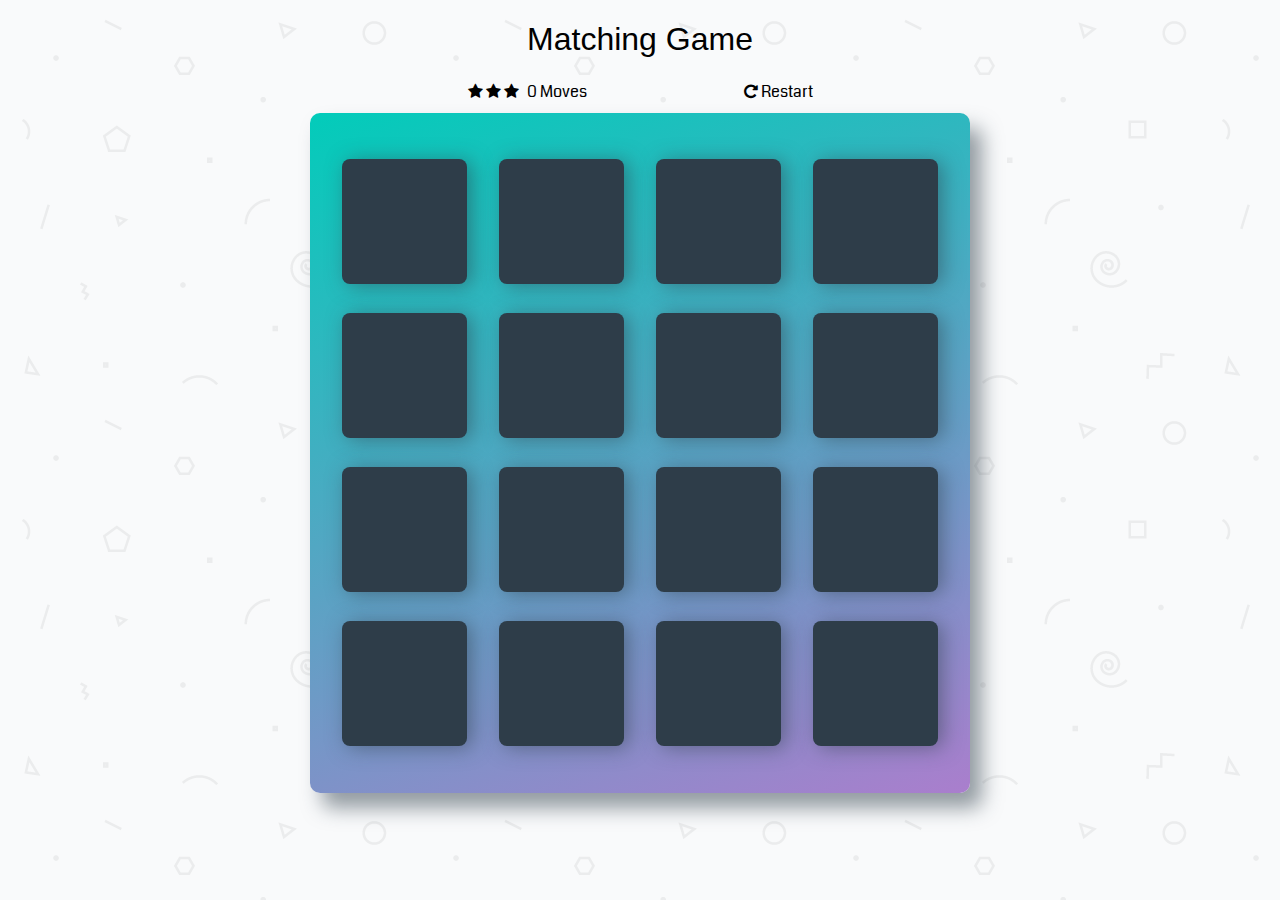
<file: MemoryGameProject/index.html>
<!doctype html>
<html lang="en">
<head>
    <meta charset="utf-8">
    <title>Matching Game</title>
    <meta name="description" content="">
    <link rel="stylesheet prefetch" href="https://maxcdn.bootstrapcdn.com/font-awesome/4.6.1/css/font-awesome.min.css">
    <link rel="stylesheet" href="https://cdnjs.cloudflare.com/ajax/libs/animate.css/3.5.2/animate.min.css" />
    <link rel="stylesheet prefetch" href="https://fonts.googleapis.com/css?family=Coda">
    <link rel="stylesheet" href="css/app.css">
</head>
<body>


    <!-- Container -->
    <div class="container">
        <header>
            <h1>Matching Game</h1>
        </header>

        <section class="score-panel">
        	<ul class="stars">
        		<li><i class="fa fa-star"></i></li>
        		<li><i class="fa fa-star"></i></li>
        		<li><i class="fa fa-star"></i></li>
        	</ul>

        	<span class="moves"></span> Moves

          <span id="timer"></span>

            <div class="restart">
        		<i class="fa fa-repeat"></i> Restart
        	</div>
        </section>

        <ul class="deck">
          <!-- Cards will appear here -->
        </ul>
    </div>

    <!-- Shadow Box -->
<div id="screen" class="shadowBox">

  <!-- Modal content -->
  <div class="textBox">
    <h1 id="win">YOU WIN!</h1><h1 id="lose">GAME OVER!</h1><br> <span class="restart btn">Would you like to restart?</span></p>
  </div>

</div>

    <script src="https://ajax.googleapis.com/ajax/libs/jquery/3.3.1/jquery.min.js"></script>
    <script src="js/app.js"></script>
</body>
</html>
</file>
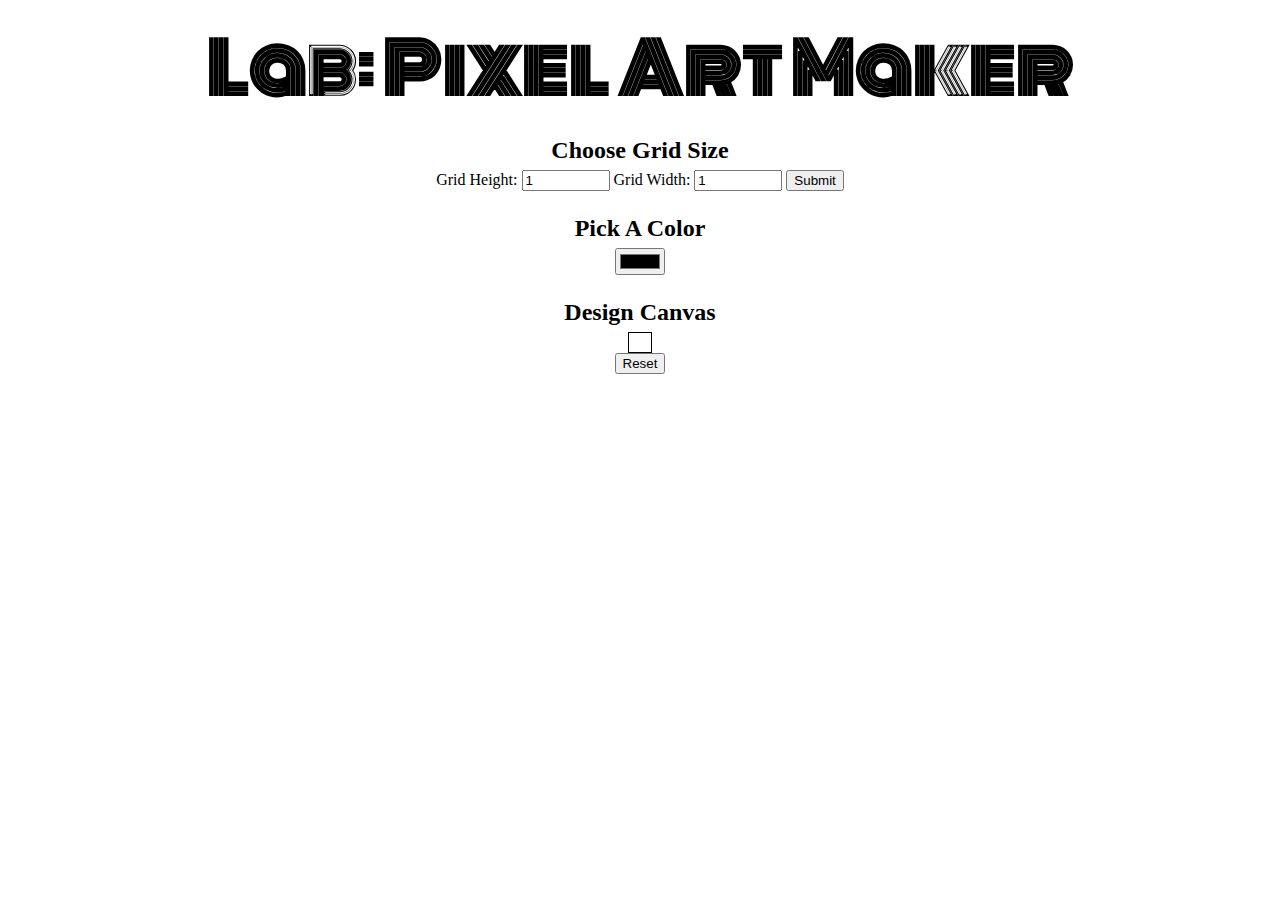
<file: PixelArtProject/index.html>
<!DOCTYPE html>
<html>
<head>
    <title>Pixel Art Maker!</title>
    <link rel="stylesheet" href="https://fonts.googleapis.com/css?family=Monoton">
    <link rel="stylesheet" href="styles.css">
    <script src="https://ajax.googleapis.com/ajax/libs/jquery/3.3.1/jquery.min.js"></script>
</head>
<body>
    <h1>Lab: Pixel Art Maker</h1>

    <h2>Choose Grid Size</h2>
    <form id="sizePicker">
        Grid Height:
        <input type="number" id="inputHeight" name="height" min="1" value="1" required>
        Grid Width:
        <input type="number" id="inputWidth" name="width" min="1" value="1" required>
        <input type="submit">
    </form>

    <h2>Pick A Color</h2>
    <input type="color" id="colorPicker">

    <h2>Design Canvas</h2>
    <table id="pixelCanvas"></table>

    <button id="resetBtn" type="button">Reset</button>

    <script src="designs.js"></script>
</body>
</html>
</file>
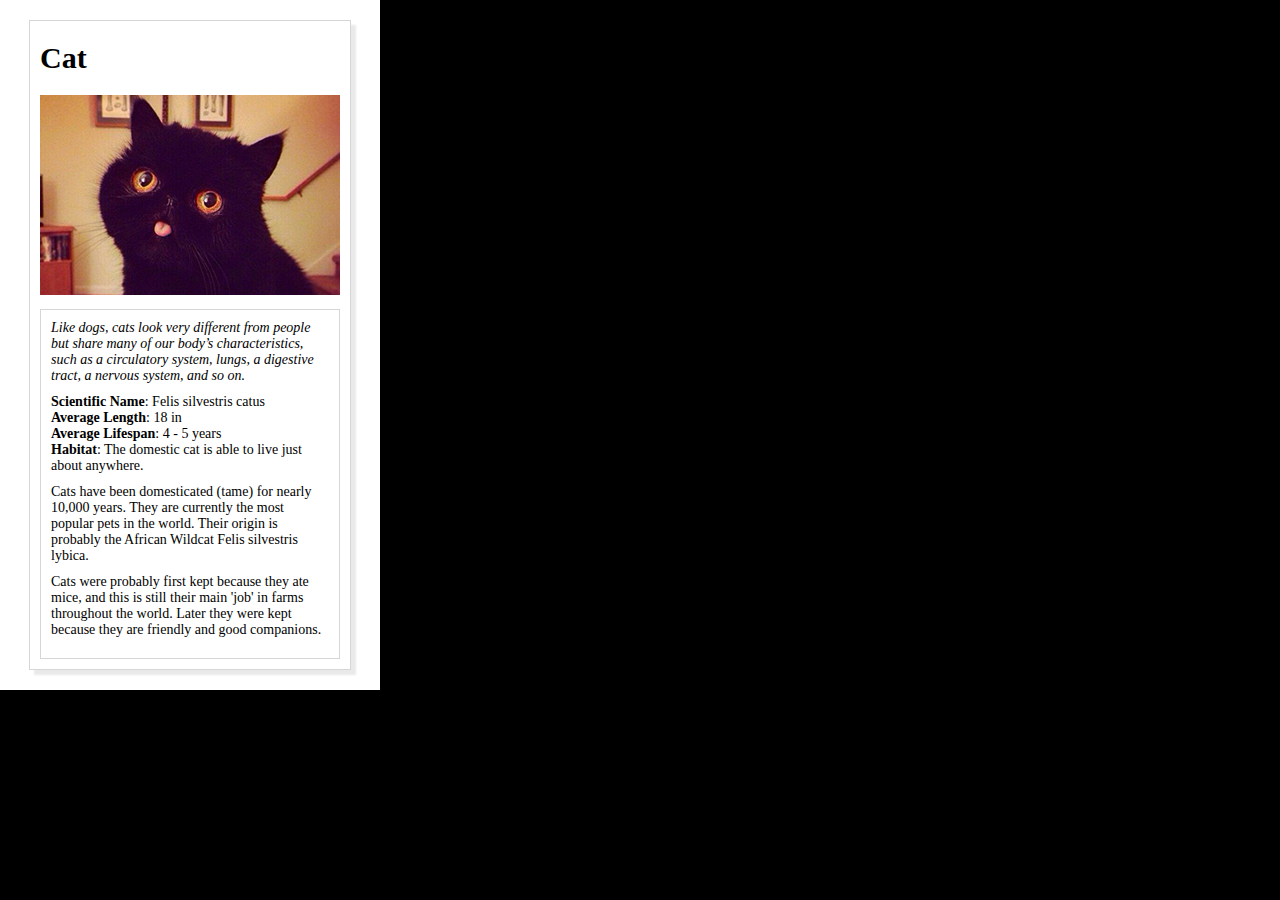
<file: Lesson 8/card.html>
<!DOCTYPE html>
<html>
<head>
	<meta charset="utf-8">
	<title>Animal Trading Cards</title>
	<link rel="stylesheet" type="text/css" href="css/styles.css">
</head>
<body>
	<div id="first">
		<div id="main">
			<!-- your favorite animal's name goes here -->
			<h3>Cat</h3>
			<!-- your favorite animal's image goes here -->
			<img src="images/cat.jpg" alt="Cat">
			<div id="content">
				<!-- your favorite animal's interesting fact goes here -->
				<p><em>Like dogs, cats look very different from people but share many of our body’s characteristics, such as a circulatory system, lungs, a digestive tract, a nervous system, and so on.</em></p>
				<ul>
					<!-- your favorite animal's list items go here -->
					<li><span>Scientific Name</span>: Felis silvestris catus</li>
					<li><span>Average Length</span>: 18 in</li>
					<li><span>Average Lifespan</span>: 4 - 5 years</li>
					<li><span>Habitat</span>: The domestic cat is able to live just about anywhere. </li>
				</ul>
				<!-- your favorite animal's description goes here -->
				<p>Cats have been domesticated (tame) for nearly 10,000 years. They are currently the most popular pets in the world. Their origin is probably the African Wildcat Felis silvestris lybica.</p>

				<p>Cats were probably first kept because they ate mice, and this is still their main 'job' in farms throughout the world. Later they were kept because they are friendly and good companions.</p>
			</div>
		</div>
	</div>
	<script src="//htmlpreview.github.io/htmlpreview.min.js"></script><script>HTMLPreview.replaceAssets();</script>
</body>
</html>
</file>
<file: MemoryGameProject/css/app.css>
html {
    box-sizing: border-box;
}

*,
*::before,
*::after {
    box-sizing: inherit;
}

html,
body {
    width: 100%;
    height: 100%;
    margin: 0;
    padding: 0;
}

body {
    background: #ffffff url('../img/geometry2.png'); /* Background pattern from Subtle Patterns */
    font-family: 'Coda', cursive;
}

.container {
    display: flex;
    justify-content: center;
    align-items: center;
    flex-direction: column;
}

h1 {
    font-family: 'Open Sans', sans-serif;
    font-weight: 300;
}

/*
 * Shadow Box
 */
.shadowBox {
  display: none;
  position: fixed;
  z-index: 1;
  padding-top: 100px;
  left: 0;
  top: 0;
  width: 100%;
  height: 100%;
  overflow: auto;
  background-color: rgb(0,0,0);
  background-color: rgba(0,0,0,0.4);
}
.textBox {
  text-align: center;
  background-color: #fefefe;
  margin: auto;
  padding: 20px;
  border: 1px solid #888;
  width: 40%;
  border-radius: 10px;
  box-shadow: 0 0 10px #888888;
}

#win {
  display: none;
}

#lose {
  display: none;
}

span.btn {
  cursor: pointer;
  background: linear-gradient(160deg, #02ccba 0%, #aa7ecd 100%);
  -webkit-border-radius: 6;
  -moz-border-radius: 6;
  border-radius: 6px;
  text-shadow: 1px 1px 3px #666666;
  color: #ffffff;
  font-size: 16px;
  padding: 10px 20px 10px 20px;
  text-decoration: none;
}

span.btn:hover {
  background: linear-gradient(160deg, #02b6a6 0%, #9870b7 100%);
  text-decoration: none;
}


/*
 * Styles for the deck of cards
 */

.deck {
    width: 660px;
    min-height: 680px;
    background: linear-gradient(160deg, #02ccba 0%, #aa7ecd 100%);
    padding: 32px;
    border-radius: 10px;
    box-shadow: 12px 15px 20px 0 rgba(46, 61, 73, 0.5);
    display: flex;
    flex-wrap: wrap;
    justify-content: space-between;
    align-items: center;
    margin: 0 0 3em;
}

.deck .card {
    height: 125px;
    width: 125px;
    background: #2e3d49;
    font-size: 0;
    color: #ffffff;
    border-radius: 8px;
    cursor: pointer;
    display: flex;
    justify-content: center;
    align-items: center;
    box-shadow: 5px 2px 20px 0 rgba(46, 61, 73, 0.5);
}

.deck .card:hover {
    background: #5e7d95;
    transition: background 0.5s ease;
    -webkit-transition: background 0.5s ease;
    -moz-transition: background 0.5s ease;
}

.deck .card.open {
    transform: rotateY(0);
    background: #02b3e4;
    cursor: default;
}

.deck .card.show {
    font-size: 33px;
}

.deck .card.match {
    cursor: default;
    background: #02ccba;
    font-size: 33px;
}

/*
 * Styles for the Score Panel
 */

.score-panel {
    text-align: left;
    width: 345px;
    margin-bottom: 10px;
}

.score-panel .stars {
    margin: 0;
    padding: 0;
    display: inline-block;
    margin: 0 5px 0 0;
}

.score-panel .stars li {
    list-style: none;
    display: inline-block;
}

.score-panel .restart {
    float: right;
    cursor: pointer;
}

.fa-repeat:hover {
  transform: rotate(90deg);
  transition: transform 0.5s ease;
  -webkit-transition: transform 0.5s ease;
  -moz-transition: transform 0.5s ease;
}

#timer {
  margin-left: 10px;
}




/*
 * Responsive
 */
@media only screen and (max-width: 700px) {
	.score-panel {
        width: 90%;
    }

    .deck {
        width: 95%;
        padding: 16px;
        min-height: 100vw;
    }

    .deck .card {
        width: 20vw;
        height: 20vw;
    }
}

@media only screen and (max-width: 1024px) {
    .score-panel {
        font-size: 20px;
    }
}
</file>
<file: PixelArtProject/styles.css>
body {
    text-align: center;
}

h1 {
    font-family: Monoton;
    font-size: 70px;
    margin: 0.2em;
}

h2 {
    margin: 1em 0 0.25em;
}

h2:first-of-type {
    margin-top: 0.5em;
}

table,
tr,
td {
    border: 1px solid black;
}

table {
    border-collapse: collapse;
    margin: 0 auto;
}

tr {
    height: 20px;
}

td {
    width: 20px;
}

input[type=number] {
    width: 6em;
}
</file>
<file: Lesson 8/css/styles.css>
/* add your CSS here */
* {
	font-family: 'Times-New Roman', serif;
	margin: 0;
}

body {
	margin: 0;
	background-color: #000;
}

#first {
	width: 340px; 
	background-color: #fff; 
	padding: 20px;
}

#main {
	width: 300px;
	margin: 0 auto;
	padding: 0 10px 10px 10px;
	border: 1px solid #D6D6D6;
	box-shadow: 5px 5px 2px #e9e9e9;
}

#content {
	border: 1px solid #D6D6D6;
	padding: 10px;
	font-size: 14px;
	line-height: 16px;
}

h3 {
	font-size: 30px;
	margin: 20px 0px;
}

p {
	margin-bottom: 10px;
}

img {
	margin-bottom: 10px;
}

ul {
	list-style-type: none;
	padding-left:0;
	margin-bottom: 10px;
}

ul li span {
	font-weight: bold;
}
</file>
